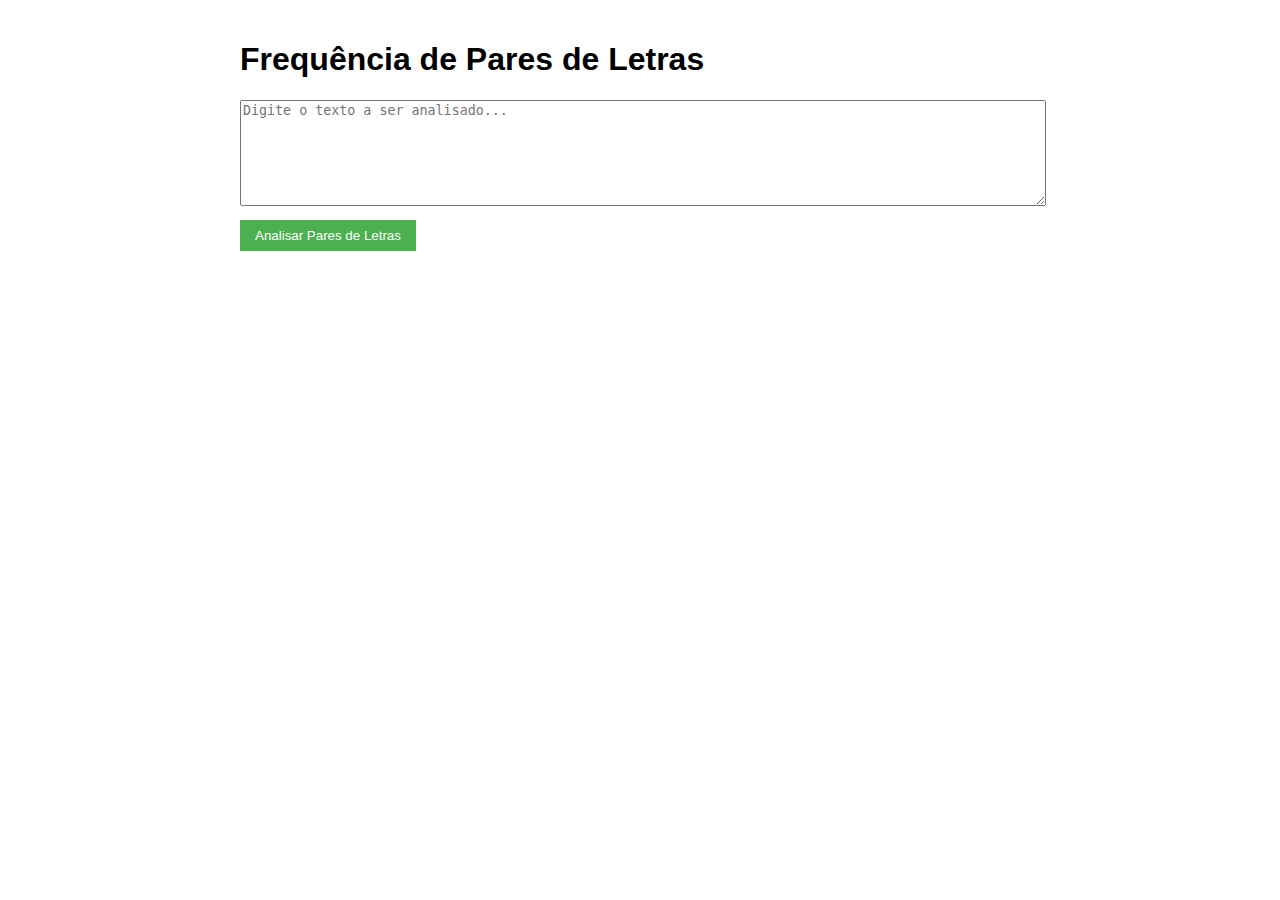
<file: treino rafa/Frequência de Pares de Letras/index.html>
<!DOCTYPE html>
<html lang="en">
<head>
    <meta charset="UTF-8">
    <meta name="viewport" content="width=device-width, initial-scale=1.0">
    <link rel="stylesheet" href="style.css">
    <title>Document</title>
</head>
<body>
    <h1>Frequência de Pares de Letras</h1>
    
    <textarea id="textoInput" placeholder="Digite o texto a ser analisado..."></textarea>
    <br>
    <button onclick="processarTexto()">Analisar Pares de Letras</button>
    
    <div id="resultado"></div>

    <script src="script.js"></script>
</body>
</html>
</file>
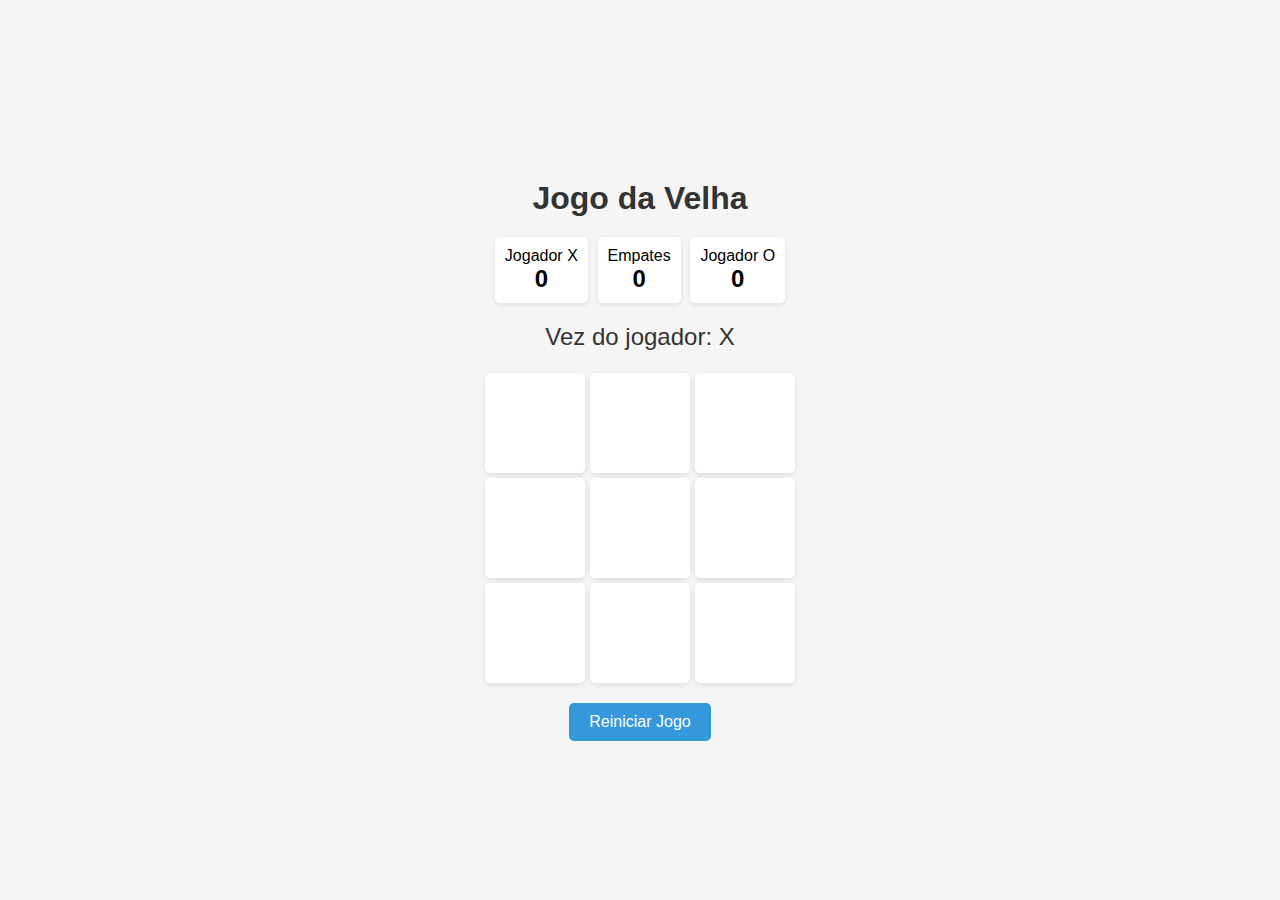
<file: treino rafa/Jogo da Velha/index.html>
<!DOCTYPE html>
<html lang="pt-BR">
<head>
    <meta charset="UTF-8">
    <meta name="viewport" content="width=device-width, initial-scale=1.0">
    <title>Jogo da Velha</title>
    <link rel="stylesheet" href="styles.css">
</head>
<body>
    <div class="game-container">
        <h1>Jogo da Velha</h1>
        
        <div class="scoreboard">
            <div class="score">
                <div>Jogador X</div>
                <span id="score-x">0</span>
            </div>
            <div class="score">
                <div>Empates</div>
                <span id="score-draw">0</span>
            </div>
            <div class="score">
                <div>Jogador O</div>
                <span id="score-o">0</span>
            </div>
        </div>

        <div class="status" id="status">Vez do jogador: X</div>
        
        <div class="board" id="board">
            <div class="cell" data-index="0"></div>
            <div class="cell" data-index="1"></div>
            <div class="cell" data-index="2"></div>
            <div class="cell" data-index="3"></div>
            <div class="cell" data-index="4"></div>
            <div class="cell" data-index="5"></div>
            <div class="cell" data-index="6"></div>
            <div class="cell" data-index="7"></div>
            <div class="cell" data-index="8"></div>
        </div>
        
        <button class="reset-btn" id="reset-btn">Reiniciar Jogo</button>
    </div>

    <script src="script.js"></script>
</body>
</html>
</file>
<file: treino rafa/Frequência de Pares de Letras/style.css>
body { 
    font-family: Arial, sans-serif; 
    max-width: 800px; 
    margin: 0 auto; 
    padding: 20px; 
}
textarea { width: 100%; 
    height: 100px; 
    margin-bottom: 10px; 
}
button { padding: 8px 15px; 
    background-color: #4CAF50; 
    color: white; 
    border: none; 
    cursor: pointer; 
}
button:hover { 
    background-color: #45a049; 
}
#resultado { 
    margin-top: 20px; 
}
</file>
<file: treino rafa/Jogo da Velha/styles.css>
body {
    font-family: 'Arial', sans-serif;
    display: flex;
    flex-direction: column;
    align-items: center;
    justify-content: center;
    height: 100vh;
    margin: 0;
    background-color: #f5f5f5;
}

h1 {
    color: #333;
    margin-bottom: 20px;
}

.game-container {
    display: flex;
    flex-direction: column;
    align-items: center;
}

.board {
    display: grid;
    grid-template-columns: repeat(3, 100px);
    grid-template-rows: repeat(3, 100px);
    gap: 5px;
    margin-bottom: 20px;
}

.cell {
    width: 100px;
    height: 100px;
    background-color: #fff;
    border-radius: 5px;
    display: flex;
    align-items: center;
    justify-content: center;
    font-size: 48px;
    font-weight: bold;
    cursor: pointer;
    box-shadow: 0 2px 5px rgba(0, 0, 0, 0.1);
    transition: all 0.3s ease;
}

.cell:hover {
    background-color: #f0f0f0;
}

.cell.X {
    color: #ff4757;
}

.cell.O {
    color: #2ed573;
}

.status {
    font-size: 24px;
    margin-bottom: 20px;
    height: 30px;
    color: #333;
}

.reset-btn {
    padding: 10px 20px;
    font-size: 16px;
    background-color: #3498db;
    color: white;
    border: none;
    border-radius: 5px;
    cursor: pointer;
    transition: background-color 0.3s;
}

.reset-btn:hover {
    background-color: #2980b9;
}

.scoreboard {
    display: flex;
    justify-content: space-around;
    width: 300px;
    margin-bottom: 20px;
}

.score {
    text-align: center;
    padding: 10px;
    background-color: #fff;
    border-radius: 5px;
    box-shadow: 0 2px 5px rgba(0, 0, 0, 0.1);
}

.score span {
    display: block;
    font-size: 24px;
    font-weight: bold;
}
</file>
